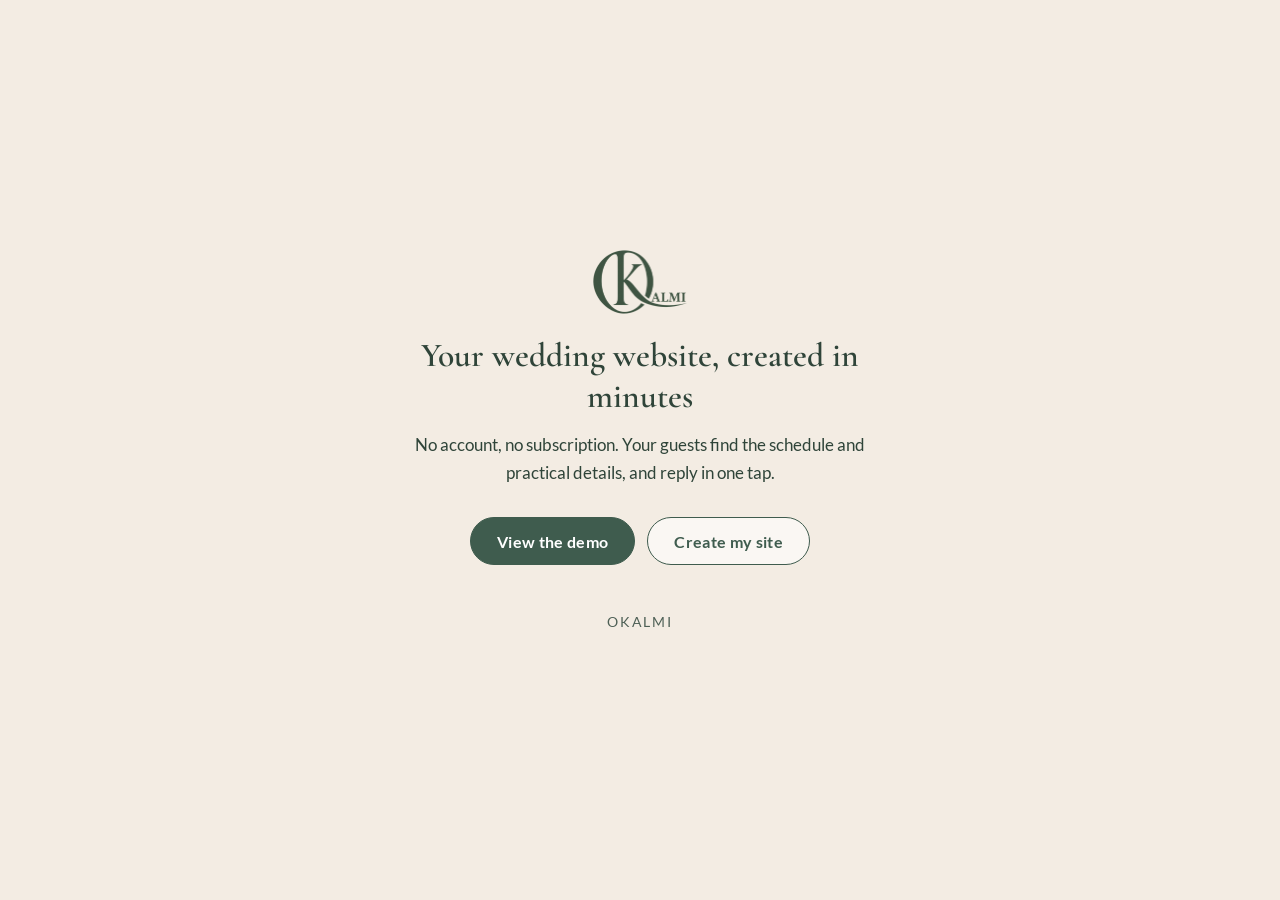
<file: index.html>
<!doctype html><!-- (c) OKALMI. Tous droits réservés. -->
<html lang="fr"><head><meta charset="utf-8"><meta name="viewport" content="width=device-width,initial-scale=1,viewport-fit=cover"><title>Notre mariage</title><meta name="description" content="Notre site de mariage : programme, infos pratiques et réponse en un geste."><meta name="robots" content="noindex,nofollow"><meta name="referrer" content="no-referrer"><meta http-equiv="Content-Security-Policy" content="default-src 'self'; img-src 'self' data: blob: https://res.cloudinary.com; style-src 'self' 'unsafe-inline'; script-src 'self'; connect-src 'self'; object-src 'none'; base-uri 'none'"><meta name="theme-color" content="#fdfcf9"><meta property="og:title" content="Notre mariage"><meta property="og:description" content="Programme, infos pratiques et réponse en un geste."><meta property="og:image" content="https://okalmi-studio.github.io/mariage/img/partage.jpg"><link rel="icon" href="favicon.ico" sizes="any"><link rel="icon" type="image/png" sizes="64x64" href="img/okalmi.png"><link rel="apple-touch-icon" href="img/icon.png"><link rel="stylesheet" href="v.css?v=8e95eb0e"></head><body><div id="app"></div><noscript><p style="padding:2em;text-align:center">Ce site de mariage a besoin de JavaScript pour s'afficher. / This wedding website needs JavaScript.</p></noscript><script src="v.js?v=a7de689b"></script></body></html>
</file>
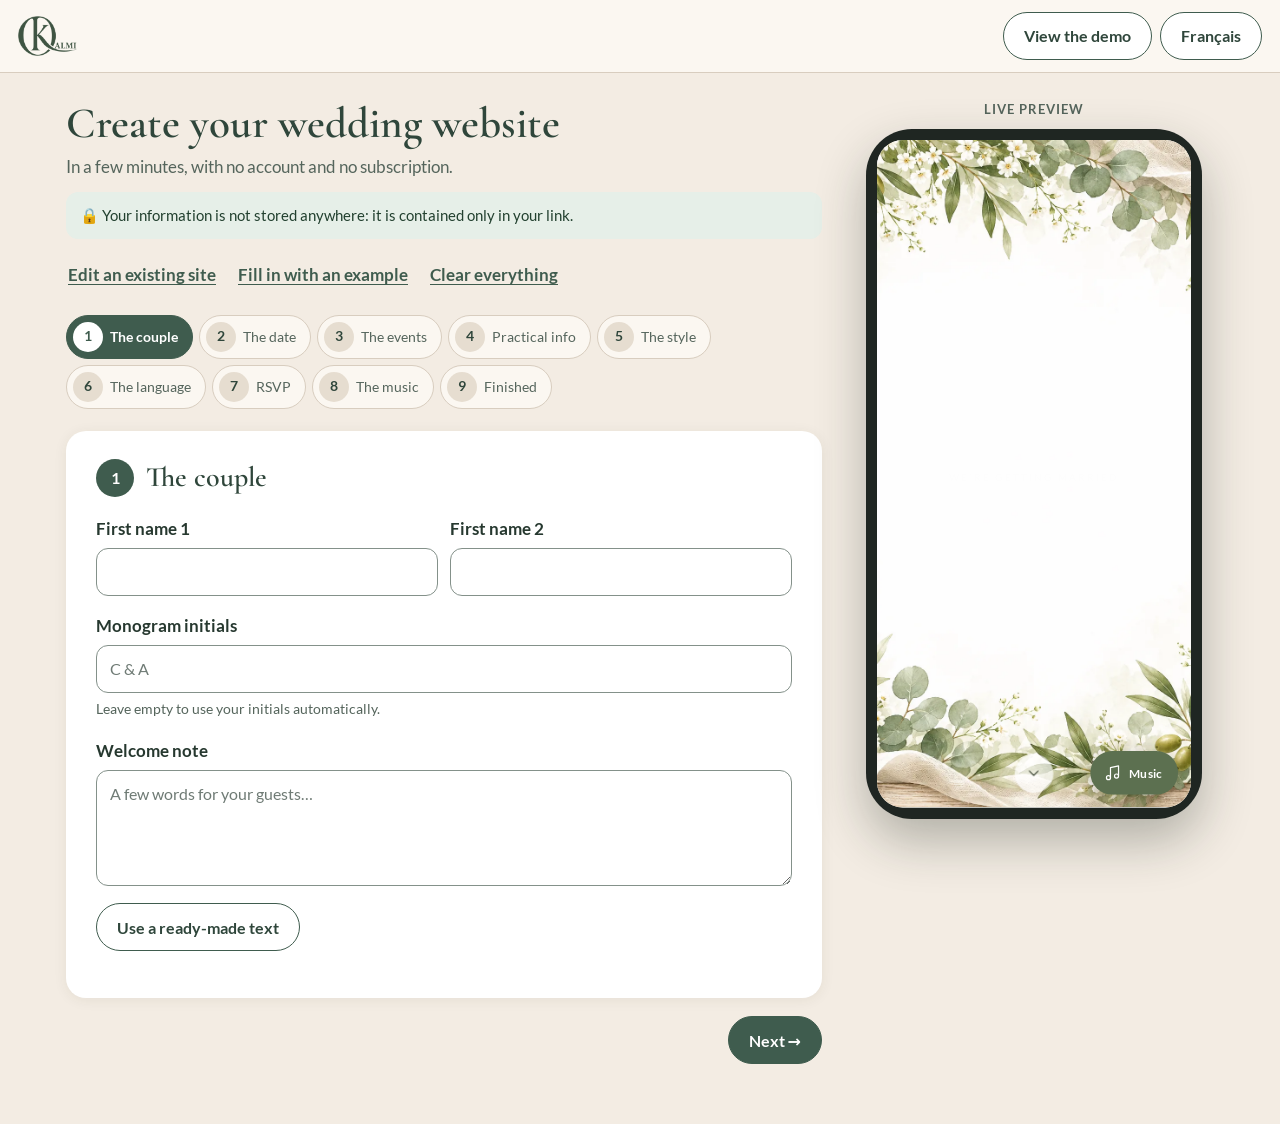
<file: creer.html>
<!doctype html><!-- (c) OKALMI. Tous droits réservés. -->
<html lang="fr"><head><meta charset="utf-8"><meta name="viewport" content="width=device-width,initial-scale=1,viewport-fit=cover"><title>OKALMI – Créez votre site de mariage</title><meta name="description" content="Créez votre site de mariage en quelques minutes, sans compte ni abonnement."><meta name="robots" content="noindex,nofollow"><meta name="referrer" content="no-referrer"><meta http-equiv="Content-Security-Policy" content="default-src 'self'; img-src 'self' data: blob: https://res.cloudinary.com; style-src 'self' 'unsafe-inline'; script-src 'self'; connect-src 'self' https://api.cloudinary.com; media-src 'self'; frame-src 'self'; object-src 'none'; base-uri 'none'"><meta name="theme-color" content="#f3ece3"><link rel="icon" href="favicon.ico" sizes="any"><link rel="icon" type="image/png" sizes="64x64" href="img/okalmi.png"><link rel="apple-touch-icon" href="img/icon.png"><link rel="stylesheet" href="c.css?v=74247673"></head><body><div id="app"></div><noscript><p style="padding:2em;text-align:center">Cette page a besoin de JavaScript. / This page needs JavaScript.</p></noscript><script src="c.js?v=31c9b049"></script></body></html>
</file>
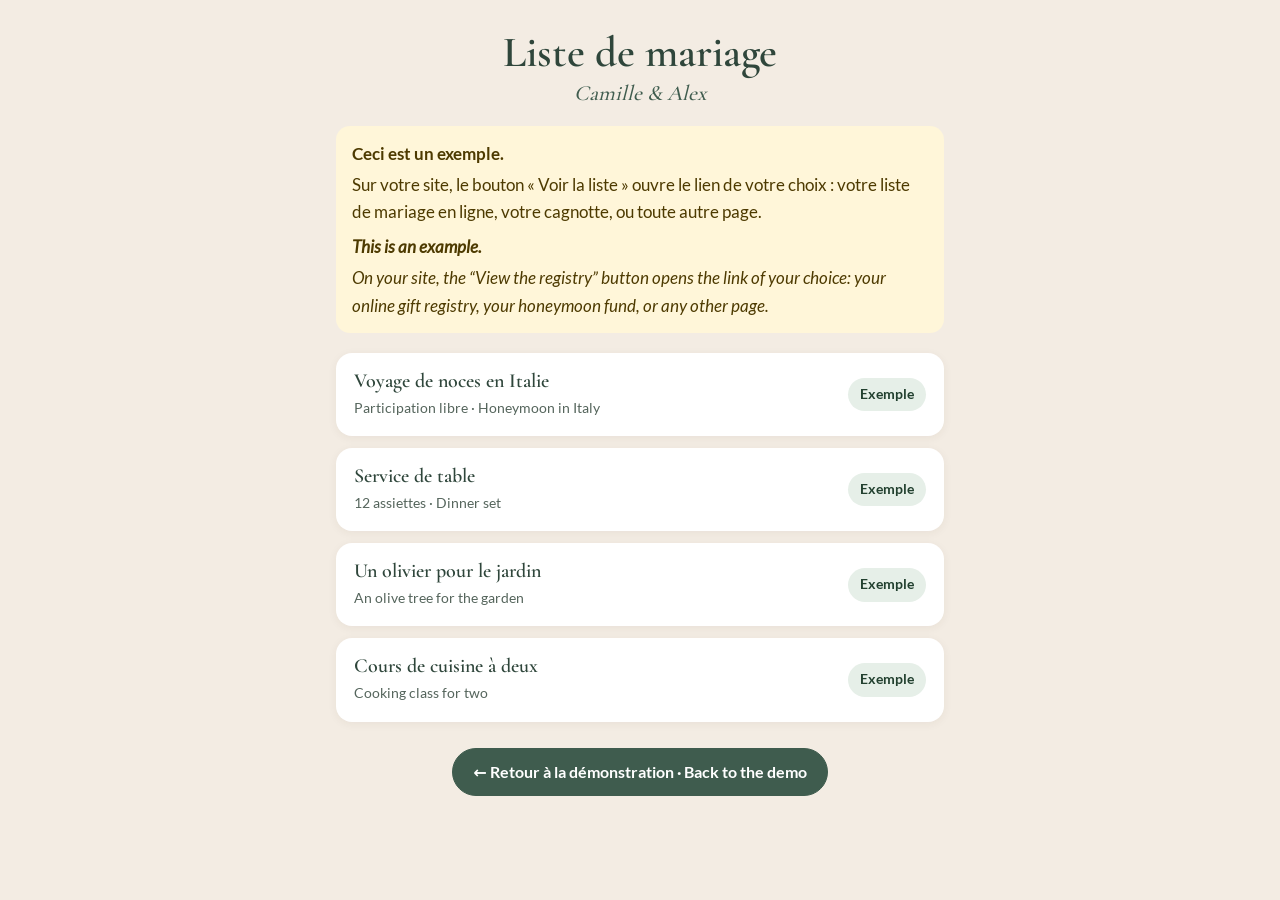
<file: liste-demo.html>
<!doctype html><!-- (c) OKALMI. Tous droits réservés. -->
<html lang="fr"><head><meta charset="utf-8"><meta name="viewport" content="width=device-width,initial-scale=1,viewport-fit=cover"><title>Exemple de liste de mariage – Camille &amp; Alex</title><meta name="robots" content="noindex,nofollow"><meta name="referrer" content="no-referrer"><meta http-equiv="Content-Security-Policy" content="default-src 'self'; style-src 'self' 'unsafe-inline'; img-src 'self'; object-src 'none'; base-uri 'none'"><meta name="theme-color" content="#f3ece3"><link rel="icon" href="favicon.ico" sizes="any"><link rel="icon" type="image/png" sizes="64x64" href="img/okalmi.png"><link rel="stylesheet" href="c.css?v=74247673"><style> .ld{max-width:640px;margin:0 auto;padding:28px 16px 60px} .ld h1{text-align:center;margin-bottom:2px} .ld .who{text-align:center;margin:0 0 20px;font:500 italic 1.35rem 'Cormorant Garamond',serif;color:#3f5c4e} .ld .ex{margin:0 0 20px;padding:14px 16px;border-radius:14px;background:#fff6d9;color:#4d3a00} .ld .ex b{display:block;margin-bottom:4px} .ld .ex span{display:block;margin-top:8px;font-style:italic} .ld ul{list-style:none;margin:0;padding:0;display:grid;gap:12px} .ld li{display:flex;justify-content:space-between;align-items:center;gap:14px;padding:16px 18px;border-radius:16px;background:#fff;box-shadow:0 2px 10px rgba(60,50,30,.06)} .ld li b{display:block;font:600 1.25rem 'Cormorant Garamond',serif;color:#2f463b} .ld li small{color:#55655c} .ld li i{flex:none;padding:6px 12px;border-radius:999px;background:#e6efe8;color:#22402f;font-style:normal;font-size:.85rem;font-weight:700} .ld .back{margin-top:26px;text-align:center} </style></head><body><main class="ld"><h1>Liste de mariage</h1><p class="who">Camille &amp; Alex</p><div class="ex"><b>Ceci est un exemple.</b> Sur votre site, le bouton « Voir la liste » ouvre le lien de votre choix : votre liste de mariage en ligne, votre cagnotte, ou toute autre page. <span lang="en"><b>This is an example.</b>On your site, the “View the registry” button opens the link of your choice: your online gift registry, your honeymoon fund, or any other page.</span></div><ul><li><div><b>Voyage de noces en Italie</b><small>Participation libre · <span lang="en">Honeymoon in Italy</span></small></div><i>Exemple</i></li><li><div><b>Service de table</b><small>12 assiettes · <span lang="en">Dinner set</span></small></div><i>Exemple</i></li><li><div><b>Un olivier pour le jardin</b><small><span lang="en">An olive tree for the garden</span></small></div><i>Exemple</i></li><li><div><b>Cours de cuisine à deux</b><small><span lang="en">Cooking class for two</span></small></div><i>Exemple</i></li></ul><p class="back"><a class="b b-p" href="./#demo">← Retour à la démonstration · Back to the demo</a></p></main></body></html>
</file>
<file: v.css>
/*! Site de mariage OKALMI — (c) OKALMI. Tous droits réservés. Reproduction, modification et réutilisation interdites sans accord écrit. Voir LICENSE. */
@font-face{font-family:Allura;font-style:normal;font-weight:400;font-display:swap;src:url(fonts/allura-latin-ext-400-normal.woff2) format("woff2");unicode-range:U+0100-02BA,U+02BD-02C5,U+02C7-02CC,U+02CE-02D7,U+02DD-02FF,U+0304,U+0308,U+0329,U+1D00-1DBF,U+1E00-1E9F,U+1EF2-1EFF,U+2020,U+20A0-20AB,U+20AD-20C0,U+2113,U+2C60-2C7F,U+A720-A7FF}@font-face{font-family:Allura;font-style:normal;font-weight:400;font-display:swap;src:url(fonts/allura-latin-400-normal.woff2) format("woff2");unicode-range:U+0000-00FF,U+0131,U+0152-0153,U+02BB-02BC,U+02C6,U+02DA,U+02DC,U+0304,U+0308,U+0329,U+2000-206F,U+20AC,U+2122,U+2191,U+2193,U+2212,U+2215,U+FEFF,U+FFFD}@font-face{font-family:Cormorant Garamond;font-style:normal;font-weight:500;font-display:swap;src:url(fonts/cormorant-garamond-latin-ext-500-normal.woff2) format("woff2");unicode-range:U+0100-02BA,U+02BD-02C5,U+02C7-02CC,U+02CE-02D7,U+02DD-02FF,U+0304,U+0308,U+0329,U+1D00-1DBF,U+1E00-1E9F,U+1EF2-1EFF,U+2020,U+20A0-20AB,U+20AD-20C0,U+2113,U+2C60-2C7F,U+A720-A7FF}@font-face{font-family:Cormorant Garamond;font-style:normal;font-weight:500;font-display:swap;src:url(fonts/cormorant-garamond-latin-500-normal.woff2) format("woff2");unicode-range:U+0000-00FF,U+0131,U+0152-0153,U+02BB-02BC,U+02C6,U+02DA,U+02DC,U+0304,U+0308,U+0329,U+2000-206F,U+20AC,U+2122,U+2191,U+2193,U+2212,U+2215,U+FEFF,U+FFFD}@font-face{font-family:Cormorant Garamond;font-style:normal;font-weight:600;font-display:swap;src:url(fonts/cormorant-garamond-latin-ext-600-normal.woff2) format("woff2");unicode-range:U+0100-02BA,U+02BD-02C5,U+02C7-02CC,U+02CE-02D7,U+02DD-02FF,U+0304,U+0308,U+0329,U+1D00-1DBF,U+1E00-1E9F,U+1EF2-1EFF,U+2020,U+20A0-20AB,U+20AD-20C0,U+2113,U+2C60-2C7F,U+A720-A7FF}@font-face{font-family:Cormorant Garamond;font-style:normal;font-weight:600;font-display:swap;src:url(fonts/cormorant-garamond-latin-600-normal.woff2) format("woff2");unicode-range:U+0000-00FF,U+0131,U+0152-0153,U+02BB-02BC,U+02C6,U+02DA,U+02DC,U+0304,U+0308,U+0329,U+2000-206F,U+20AC,U+2122,U+2191,U+2193,U+2212,U+2215,U+FEFF,U+FFFD}@font-face{font-family:Lato;font-style:normal;font-weight:400;font-display:swap;src:url(fonts/lato-latin-ext-400-normal.woff2) format("woff2");unicode-range:U+0100-02BA,U+02BD-02C5,U+02C7-02CC,U+02CE-02D7,U+02DD-02FF,U+0304,U+0308,U+0329,U+1D00-1DBF,U+1E00-1E9F,U+1EF2-1EFF,U+2020,U+20A0-20AB,U+20AD-20C0,U+2113,U+2C60-2C7F,U+A720-A7FF}@font-face{font-family:Lato;font-style:normal;font-weight:400;font-display:swap;src:url(fonts/lato-latin-400-normal.woff2) format("woff2");unicode-range:U+0000-00FF,U+0131,U+0152-0153,U+02BB-02BC,U+02C6,U+02DA,U+02DC,U+0304,U+0308,U+0329,U+2000-206F,U+20AC,U+2122,U+2191,U+2193,U+2212,U+2215,U+FEFF,U+FFFD}@font-face{font-family:Lato;font-style:italic;font-weight:400;font-display:swap;src:url(fonts/lato-latin-ext-400-italic.woff2) format("woff2");unicode-range:U+0100-02BA,U+02BD-02C5,U+02C7-02CC,U+02CE-02D7,U+02DD-02FF,U+0304,U+0308,U+0329,U+1D00-1DBF,U+1E00-1E9F,U+1EF2-1EFF,U+2020,U+20A0-20AB,U+20AD-20C0,U+2113,U+2C60-2C7F,U+A720-A7FF}@font-face{font-family:Lato;font-style:italic;font-weight:400;font-display:swap;src:url(fonts/lato-latin-400-italic.woff2) format("woff2");unicode-range:U+0000-00FF,U+0131,U+0152-0153,U+02BB-02BC,U+02C6,U+02DA,U+02DC,U+0304,U+0308,U+0329,U+2000-206F,U+20AC,U+2122,U+2191,U+2193,U+2212,U+2215,U+FEFF,U+FFFD}@font-face{font-family:Lato;font-style:normal;font-weight:700;font-display:swap;src:url(fonts/lato-latin-ext-700-normal.woff2) format("woff2");unicode-range:U+0100-02BA,U+02BD-02C5,U+02C7-02CC,U+02CE-02D7,U+02DD-02FF,U+0304,U+0308,U+0329,U+1D00-1DBF,U+1E00-1E9F,U+1EF2-1EFF,U+2020,U+20A0-20AB,U+20AD-20C0,U+2113,U+2C60-2C7F,U+A720-A7FF}@font-face{font-family:Lato;font-style:normal;font-weight:700;font-display:swap;src:url(fonts/lato-latin-700-normal.woff2) format("woff2");unicode-range:U+0000-00FF,U+0131,U+0152-0153,U+02BB-02BC,U+02C6,U+02DA,U+02DC,U+0304,U+0308,U+0329,U+2000-206F,U+20AC,U+2122,U+2191,U+2193,U+2212,U+2215,U+FEFF,U+FFFD}@font-face{font-family:Playfair Display;font-style:normal;font-weight:400;font-display:swap;src:url(fonts/playfair-display-latin-ext-400-normal.woff2) format("woff2");unicode-range:U+0100-02BA,U+02BD-02C5,U+02C7-02CC,U+02CE-02D7,U+02DD-02FF,U+0304,U+0308,U+0329,U+1D00-1DBF,U+1E00-1E9F,U+1EF2-1EFF,U+2020,U+20A0-20AB,U+20AD-20C0,U+2113,U+2C60-2C7F,U+A720-A7FF}@font-face{font-family:Playfair Display;font-style:normal;font-weight:400;font-display:swap;src:url(fonts/playfair-display-latin-400-normal.woff2) format("woff2");unicode-range:U+0000-00FF,U+0131,U+0152-0153,U+02BB-02BC,U+02C6,U+02DA,U+02DC,U+0304,U+0308,U+0329,U+2000-206F,U+20AC,U+2122,U+2191,U+2193,U+2212,U+2215,U+FEFF,U+FFFD}@font-face{font-family:Playfair Display;font-style:italic;font-weight:400;font-display:swap;src:url(fonts/playfair-display-latin-ext-400-italic.woff2) format("woff2");unicode-range:U+0100-02BA,U+02BD-02C5,U+02C7-02CC,U+02CE-02D7,U+02DD-02FF,U+0304,U+0308,U+0329,U+1D00-1DBF,U+1E00-1E9F,U+1EF2-1EFF,U+2020,U+20A0-20AB,U+20AD-20C0,U+2113,U+2C60-2C7F,U+A720-A7FF}@font-face{font-family:Playfair Display;font-style:italic;font-weight:400;font-display:swap;src:url(fonts/playfair-display-latin-400-italic.woff2) format("woff2");unicode-range:U+0000-00FF,U+0131,U+0152-0153,U+02BB-02BC,U+02C6,U+02DA,U+02DC,U+0304,U+0308,U+0329,U+2000-206F,U+20AC,U+2122,U+2191,U+2193,U+2212,U+2215,U+FEFF,U+FFFD}@font-face{font-family:Playfair Display;font-style:normal;font-weight:500;font-display:swap;src:url(fonts/playfair-display-latin-ext-500-normal.woff2) format("woff2");unicode-range:U+0100-02BA,U+02BD-02C5,U+02C7-02CC,U+02CE-02D7,U+02DD-02FF,U+0304,U+0308,U+0329,U+1D00-1DBF,U+1E00-1E9F,U+1EF2-1EFF,U+2020,U+20A0-20AB,U+20AD-20C0,U+2113,U+2C60-2C7F,U+A720-A7FF}@font-face{font-family:Playfair Display;font-style:normal;font-weight:500;font-display:swap;src:url(fonts/playfair-display-latin-500-normal.woff2) format("woff2");unicode-range:U+0000-00FF,U+0131,U+0152-0153,U+02BB-02BC,U+02C6,U+02DA,U+02DC,U+0304,U+0308,U+0329,U+2000-206F,U+20AC,U+2122,U+2191,U+2193,U+2212,U+2215,U+FEFF,U+FFFD}@font-face{font-family:Playfair Display;font-style:italic;font-weight:500;font-display:swap;src:url(fonts/playfair-display-latin-ext-500-italic.woff2) format("woff2");unicode-range:U+0100-02BA,U+02BD-02C5,U+02C7-02CC,U+02CE-02D7,U+02DD-02FF,U+0304,U+0308,U+0329,U+1D00-1DBF,U+1E00-1E9F,U+1EF2-1EFF,U+2020,U+20A0-20AB,U+20AD-20C0,U+2113,U+2C60-2C7F,U+A720-A7FF}@font-face{font-family:Playfair Display;font-style:italic;font-weight:500;font-display:swap;src:url(fonts/playfair-display-latin-500-italic.woff2) format("woff2");unicode-range:U+0000-00FF,U+0131,U+0152-0153,U+02BB-02BC,U+02C6,U+02DA,U+02DC,U+0304,U+0308,U+0329,U+2000-206F,U+20AC,U+2122,U+2191,U+2193,U+2212,U+2215,U+FEFF,U+FFFD}@font-face{font-family:Playfair Display;font-style:normal;font-weight:600;font-display:swap;src:url(fonts/playfair-display-latin-ext-600-normal.woff2) format("woff2");unicode-range:U+0100-02BA,U+02BD-02C5,U+02C7-02CC,U+02CE-02D7,U+02DD-02FF,U+0304,U+0308,U+0329,U+1D00-1DBF,U+1E00-1E9F,U+1EF2-1EFF,U+2020,U+20A0-20AB,U+20AD-20C0,U+2113,U+2C60-2C7F,U+A720-A7FF}@font-face{font-family:Playfair Display;font-style:normal;font-weight:600;font-display:swap;src:url(fonts/playfair-display-latin-600-normal.woff2) format("woff2");unicode-range:U+0000-00FF,U+0131,U+0152-0153,U+02BB-02BC,U+02C6,U+02DA,U+02DC,U+0304,U+0308,U+0329,U+2000-206F,U+20AC,U+2122,U+2191,U+2193,U+2212,U+2215,U+FEFF,U+FFFD}@font-face{font-family:Jost;font-style:normal;font-weight:300;font-display:swap;src:url(fonts/jost-latin-ext-300-normal.woff2) format("woff2");unicode-range:U+0100-02BA,U+02BD-02C5,U+02C7-02CC,U+02CE-02D7,U+02DD-02FF,U+0304,U+0308,U+0329,U+1D00-1DBF,U+1E00-1E9F,U+1EF2-1EFF,U+2020,U+20A0-20AB,U+20AD-20C0,U+2113,U+2C60-2C7F,U+A720-A7FF}@font-face{font-family:Jost;font-style:normal;font-weight:300;font-display:swap;src:url(fonts/jost-latin-300-normal.woff2) format("woff2");unicode-range:U+0000-00FF,U+0131,U+0152-0153,U+02BB-02BC,U+02C6,U+02DA,U+02DC,U+0304,U+0308,U+0329,U+2000-206F,U+20AC,U+2122,U+2191,U+2193,U+2212,U+2215,U+FEFF,U+FFFD}@font-face{font-family:Jost;font-style:normal;font-weight:400;font-display:swap;src:url(fonts/jost-latin-ext-400-normal.woff2) format("woff2");unicode-range:U+0100-02BA,U+02BD-02C5,U+02C7-02CC,U+02CE-02D7,U+02DD-02FF,U+0304,U+0308,U+0329,U+1D00-1DBF,U+1E00-1E9F,U+1EF2-1EFF,U+2020,U+20A0-20AB,U+20AD-20C0,U+2113,U+2C60-2C7F,U+A720-A7FF}@font-face{font-family:Jost;font-style:normal;font-weight:400;font-display:swap;src:url(fonts/jost-latin-400-normal.woff2) format("woff2");unicode-range:U+0000-00FF,U+0131,U+0152-0153,U+02BB-02BC,U+02C6,U+02DA,U+02DC,U+0304,U+0308,U+0329,U+2000-206F,U+20AC,U+2122,U+2191,U+2193,U+2212,U+2215,U+FEFF,U+FFFD}@font-face{font-family:Jost;font-style:normal;font-weight:500;font-display:swap;src:url(fonts/jost-latin-ext-500-normal.woff2) format("woff2");unicode-range:U+0100-02BA,U+02BD-02C5,U+02C7-02CC,U+02CE-02D7,U+02DD-02FF,U+0304,U+0308,U+0329,U+1D00-1DBF,U+1E00-1E9F,U+1EF2-1EFF,U+2020,U+20A0-20AB,U+20AD-20C0,U+2113,U+2C60-2C7F,U+A720-A7FF}@font-face{font-family:Jost;font-style:normal;font-weight:500;font-display:swap;src:url(fonts/jost-latin-500-normal.woff2) format("woff2");unicode-range:U+0000-00FF,U+0131,U+0152-0153,U+02BB-02BC,U+02C6,U+02DA,U+02DC,U+0304,U+0308,U+0329,U+2000-206F,U+20AC,U+2122,U+2191,U+2193,U+2212,U+2215,U+FEFF,U+FFFD}@font-face{font-family:Jost;font-style:normal;font-weight:700;font-display:swap;src:url(fonts/jost-latin-ext-700-normal.woff2) format("woff2");unicode-range:U+0100-02BA,U+02BD-02C5,U+02C7-02CC,U+02CE-02D7,U+02DD-02FF,U+0304,U+0308,U+0329,U+1D00-1DBF,U+1E00-1E9F,U+1EF2-1EFF,U+2020,U+20A0-20AB,U+20AD-20C0,U+2113,U+2C60-2C7F,U+A720-A7FF}@font-face{font-family:Jost;font-style:normal;font-weight:700;font-display:swap;src:url(fonts/jost-latin-700-normal.woff2) format("woff2");unicode-range:U+0000-00FF,U+0131,U+0152-0153,U+02BB-02BC,U+02C6,U+02DA,U+02DC,U+0304,U+0308,U+0329,U+2000-206F,U+20AC,U+2122,U+2191,U+2193,U+2212,U+2215,U+FEFF,U+FFFD}@font-face{font-family:Pinyon Script;font-style:normal;font-weight:400;font-display:swap;src:url(fonts/pinyon-script-latin-ext-400-normal.woff2) format("woff2");unicode-range:U+0100-02BA,U+02BD-02C5,U+02C7-02CC,U+02CE-02D7,U+02DD-02FF,U+0304,U+0308,U+0329,U+1D00-1DBF,U+1E00-1E9F,U+1EF2-1EFF,U+2020,U+20A0-20AB,U+20AD-20C0,U+2113,U+2C60-2C7F,U+A720-A7FF}@font-face{font-family:Pinyon Script;font-style:normal;font-weight:400;font-display:swap;src:url(fonts/pinyon-script-latin-400-normal.woff2) format("woff2");unicode-range:U+0000-00FF,U+0131,U+0152-0153,U+02BB-02BC,U+02C6,U+02DA,U+02DC,U+0304,U+0308,U+0329,U+2000-206F,U+20AC,U+2122,U+2191,U+2193,U+2212,U+2215,U+FEFF,U+FFFD}@font-face{font-family:Cinzel;font-style:normal;font-weight:400;font-display:swap;src:url(fonts/cinzel-latin-ext-400-normal.woff2) format("woff2");unicode-range:U+0100-02BA,U+02BD-02C5,U+02C7-02CC,U+02CE-02D7,U+02DD-02FF,U+0304,U+0308,U+0329,U+1D00-1DBF,U+1E00-1E9F,U+1EF2-1EFF,U+2020,U+20A0-20AB,U+20AD-20C0,U+2113,U+2C60-2C7F,U+A720-A7FF}@font-face{font-family:Cinzel;font-style:normal;font-weight:400;font-display:swap;src:url(fonts/cinzel-latin-400-normal.woff2) format("woff2");unicode-range:U+0000-00FF,U+0131,U+0152-0153,U+02BB-02BC,U+02C6,U+02DA,U+02DC,U+0304,U+0308,U+0329,U+2000-206F,U+20AC,U+2122,U+2191,U+2193,U+2212,U+2215,U+FEFF,U+FFFD}@font-face{font-family:Cinzel;font-style:normal;font-weight:500;font-display:swap;src:url(fonts/cinzel-latin-ext-500-normal.woff2) format("woff2");unicode-range:U+0100-02BA,U+02BD-02C5,U+02C7-02CC,U+02CE-02D7,U+02DD-02FF,U+0304,U+0308,U+0329,U+1D00-1DBF,U+1E00-1E9F,U+1EF2-1EFF,U+2020,U+20A0-20AB,U+20AD-20C0,U+2113,U+2C60-2C7F,U+A720-A7FF}@font-face{font-family:Cinzel;font-style:normal;font-weight:500;font-display:swap;src:url(fonts/cinzel-latin-500-normal.woff2) format("woff2");unicode-range:U+0000-00FF,U+0131,U+0152-0153,U+02BB-02BC,U+02C6,U+02DA,U+02DC,U+0304,U+0308,U+0329,U+2000-206F,U+20AC,U+2122,U+2191,U+2193,U+2212,U+2215,U+FEFF,U+FFFD}@font-face{font-family:Cinzel;font-style:normal;font-weight:600;font-display:swap;src:url(fonts/cinzel-latin-ext-600-normal.woff2) format("woff2");unicode-range:U+0100-02BA,U+02BD-02C5,U+02C7-02CC,U+02CE-02D7,U+02DD-02FF,U+0304,U+0308,U+0329,U+1D00-1DBF,U+1E00-1E9F,U+1EF2-1EFF,U+2020,U+20A0-20AB,U+20AD-20C0,U+2113,U+2C60-2C7F,U+A720-A7FF}@font-face{font-family:Cinzel;font-style:normal;font-weight:600;font-display:swap;src:url(fonts/cinzel-latin-600-normal.woff2) format("woff2");unicode-range:U+0000-00FF,U+0131,U+0152-0153,U+02BB-02BC,U+02C6,U+02DA,U+02DC,U+0304,U+0308,U+0329,U+2000-206F,U+20AC,U+2122,U+2191,U+2193,U+2212,U+2215,U+FEFF,U+FFFD}@font-face{font-family:EB Garamond;font-style:normal;font-weight:400;font-display:swap;src:url(fonts/eb-garamond-latin-ext-400-normal.woff2) format("woff2");unicode-range:U+0100-02BA,U+02BD-02C5,U+02C7-02CC,U+02CE-02D7,U+02DD-02FF,U+0304,U+0308,U+0329,U+1D00-1DBF,U+1E00-1E9F,U+1EF2-1EFF,U+2020,U+20A0-20AB,U+20AD-20C0,U+2113,U+2C60-2C7F,U+A720-A7FF}@font-face{font-family:EB Garamond;font-style:normal;font-weight:400;font-display:swap;src:url(fonts/eb-garamond-latin-400-normal.woff2) format("woff2");unicode-range:U+0000-00FF,U+0131,U+0152-0153,U+02BB-02BC,U+02C6,U+02DA,U+02DC,U+0304,U+0308,U+0329,U+2000-206F,U+20AC,U+2122,U+2191,U+2193,U+2212,U+2215,U+FEFF,U+FFFD}@font-face{font-family:EB Garamond;font-style:italic;font-weight:400;font-display:swap;src:url(fonts/eb-garamond-latin-ext-400-italic.woff2) format("woff2");unicode-range:U+0100-02BA,U+02BD-02C5,U+02C7-02CC,U+02CE-02D7,U+02DD-02FF,U+0304,U+0308,U+0329,U+1D00-1DBF,U+1E00-1E9F,U+1EF2-1EFF,U+2020,U+20A0-20AB,U+20AD-20C0,U+2113,U+2C60-2C7F,U+A720-A7FF}@font-face{font-family:EB Garamond;font-style:italic;font-weight:400;font-display:swap;src:url(fonts/eb-garamond-latin-400-italic.woff2) format("woff2");unicode-range:U+0000-00FF,U+0131,U+0152-0153,U+02BB-02BC,U+02C6,U+02DA,U+02DC,U+0304,U+0308,U+0329,U+2000-206F,U+20AC,U+2122,U+2191,U+2193,U+2212,U+2215,U+FEFF,U+FFFD}@font-face{font-family:EB Garamond;font-style:normal;font-weight:700;font-display:swap;src:url(fonts/eb-garamond-latin-ext-700-normal.woff2) format("woff2");unicode-range:U+0100-02BA,U+02BD-02C5,U+02C7-02CC,U+02CE-02D7,U+02DD-02FF,U+0304,U+0308,U+0329,U+1D00-1DBF,U+1E00-1E9F,U+1EF2-1EFF,U+2020,U+20A0-20AB,U+20AD-20C0,U+2113,U+2C60-2C7F,U+A720-A7FF}@font-face{font-family:EB Garamond;font-style:normal;font-weight:700;font-display:swap;src:url(fonts/eb-garamond-latin-700-normal.woff2) format("woff2");unicode-range:U+0000-00FF,U+0131,U+0152-0153,U+02BB-02BC,U+02C6,U+02DA,U+02DC,U+0304,U+0308,U+0329,U+2000-206F,U+20AC,U+2122,U+2191,U+2193,U+2212,U+2215,U+FEFF,U+FFFD}@font-face{font-family:Yeseva One;font-style:normal;font-weight:400;font-display:swap;src:url(fonts/yeseva-one-latin-ext-400-normal.woff2) format("woff2");unicode-range:U+0100-02BA,U+02BD-02C5,U+02C7-02CC,U+02CE-02D7,U+02DD-02FF,U+0304,U+0308,U+0329,U+1D00-1DBF,U+1E00-1E9F,U+1EF2-1EFF,U+2020,U+20A0-20AB,U+20AD-20C0,U+2113,U+2C60-2C7F,U+A720-A7FF}@font-face{font-family:Yeseva One;font-style:normal;font-weight:400;font-display:swap;src:url(fonts/yeseva-one-latin-400-normal.woff2) format("woff2");unicode-range:U+0000-00FF,U+0131,U+0152-0153,U+02BB-02BC,U+02C6,U+02DA,U+02DC,U+0304,U+0308,U+0329,U+2000-206F,U+20AC,U+2122,U+2191,U+2193,U+2212,U+2215,U+FEFF,U+FFFD}@font-face{font-family:Marcellus;font-style:normal;font-weight:400;font-display:swap;src:url(fonts/marcellus-latin-ext-400-normal.woff2) format("woff2");unicode-range:U+0100-02BA,U+02BD-02C5,U+02C7-02CC,U+02CE-02D7,U+02DD-02FF,U+0304,U+0308,U+0329,U+1D00-1DBF,U+1E00-1E9F,U+1EF2-1EFF,U+2020,U+20A0-20AB,U+20AD-20C0,U+2113,U+2C60-2C7F,U+A720-A7FF}@font-face{font-family:Marcellus;font-style:normal;font-weight:400;font-display:swap;src:url(fonts/marcellus-latin-400-normal.woff2) format("woff2");unicode-range:U+0000-00FF,U+0131,U+0152-0153,U+02BB-02BC,U+02C6,U+02DA,U+02DC,U+0304,U+0308,U+0329,U+2000-206F,U+20AC,U+2122,U+2191,U+2193,U+2212,U+2215,U+FEFF,U+FFFD}*,*:before,*:after{box-sizing:border-box}html{-webkit-text-size-adjust:100%;text-size-adjust:100%}html.lock{overflow:hidden}body{margin:0;background:var(--paper);color:var(--ink);font:400 var(--fs,17px)/1.65 var(--fb),system-ui,-apple-system,"Segoe UI",sans-serif;-webkit-font-smoothing:antialiased;overflow-wrap:break-word}img{max-width:100%;display:block}a{color:var(--act)}button{font:inherit;color:inherit}:focus-visible{outline:3px solid var(--act);outline-offset:3px;border-radius:4px}.ic{width:1.25em;height:1.25em;flex:none}.center{text-align:center}body{--paper:#fdfcf9;--paper2:#fcfaf8;--ink:#3a4232;--mute:#5f6855;--line:#dce2d2;--card:rgba(255,255,255,.82);--ac:#5c7050;--act:#5c7050;--aci:#fff;--fn:"Allura";--fh:"Cormorant Garamond";--fb:"Lato";--rad:999px;--crad:18px;--fit:1}.st-ch{--k:"ch"}.st-bo{--paper:#fcf5ee;--paper2:#faf5ef;--ink:#523427;--mute:#7a5646;--line:#ecd8c6;--fn:"Playfair Display";--fh:"Playfair Display";--fb:"Jost";--rad:14px;--crad:22px}.st-el{--paper:#fdfbf9;--paper2:#fdfbf9;--ink:#3b2227;--mute:#6c5055;--line:#e3d2ba;--fn:"Pinyon Script";--fh:"Cinzel";--fb:"EB Garamond";--fs:19px;--rad:3px;--crad:3px}.st-me{--paper:#fefefe;--paper2:#fcfbfa;--ink:#22305a;--mute:#525d84;--line:#d3ddf3;--fn:"Yeseva One";--fh:"Marcellus";--fb:"Lato";--rad:12px;--crad:14px}.st-mo{--paper:#fff;--paper2:#f9f8f6;--ink:#1e1e1e;--mute:#5a5a5a;--line:#dedede;--fn:"Jost";--fh:"Jost";--fb:"Jost";--rad:0;--crad:0}.hero{position:relative;min-height:100vh;min-height:100svh;display:flex;flex-direction:column;align-items:center;justify-content:center;text-align:center;overflow:hidden;background:var(--paper)}.hero-img{position:absolute;inset:0;width:100%;height:100%;object-fit:cover}.hero-in{position:relative;z-index:2;padding:24px 26px;width:100%;max-width:600px;animation:fade 1.4s ease both}.hero--bottom{justify-content:flex-end}.hero--bottom:after{content:"";position:absolute;inset:auto 0 0;height:66%;z-index:1;background:linear-gradient(to top,var(--paper) 0,var(--paper) 30%,rgba(255,255,255,0))}.hero--bottom .hero-in{padding-bottom:86px}.hero--top{justify-content:flex-start}.hero--top:after{content:"";position:absolute;inset:0 0 auto;height:56%;z-index:1;background:linear-gradient(to bottom,var(--paper) 0,var(--paper) 22%,rgba(255,255,255,0))}.hero--top .hero-in{padding-top:max(64px,9vh)}.kicker{margin:0 0 10px;font:500 .78rem/1.5 var(--fb);letter-spacing:.24em;text-transform:uppercase;color:var(--mute)}.names{margin:0;display:flex;flex-direction:column;align-items:center;font:400 calc(clamp(3.5rem,17vw,5.6rem)*var(--fit))/1.02 var(--fn),cursive;color:var(--ink)}.names .amp{font-size:.55em;line-height:1.15;color:var(--act)}.hero-date{margin:16px 0 0;font:500 1.3rem/1.4 var(--fh),serif;color:var(--ink)}.hero-down{position:absolute;z-index:3;bottom:18px;left:50%;margin-left:-24px;width:48px;height:48px;display:grid;place-items:center;border:0;border-radius:50%;background:#ffffffb3;color:var(--ink);cursor:pointer;animation:bob 2.6s ease-in-out infinite}.st-bo .names{font:italic 400 calc(clamp(2.8rem,13vw,4.4rem)*var(--fit))/1.1 var(--fn),serif}.st-el .names{font-size:calc(clamp(3.4rem,16vw,5.2rem)*var(--fit));line-height:1.08}.st-el .kicker,.st-el .hero-date{font-family:var(--fh),serif;letter-spacing:.2em;text-transform:uppercase;font-size:.8rem}.st-el .hero-date{font-size:.95rem;letter-spacing:.14em}.st-me .names{font-size:calc(clamp(2.6rem,12vw,4rem)*var(--fit));line-height:1.12}.st-mo .names{font:300 calc(clamp(2.1rem,10vw,3.4rem)*var(--fit))/1.2 var(--fn),sans-serif;letter-spacing:.2em;text-transform:uppercase;padding-inline-start:.2em}.st-mo .names .amp{font-size:.5em;letter-spacing:0}.st-mo .hero-date{font-weight:300;letter-spacing:.16em;text-transform:uppercase;font-size:.95rem}.sec{position:relative;padding:60px 22px}.sec-in{position:relative;max-width:620px;margin:0 auto}h2{margin:0 0 34px;text-align:center;font:500 clamp(2rem,7.5vw,2.7rem)/1.15 var(--fh),serif;color:var(--ink)}.st-bo h2{font-style:italic}.st-el h2{font-size:clamp(1.45rem,5.6vw,1.9rem);letter-spacing:.16em;text-transform:uppercase;font-weight:400}.st-el h2:after{content:"";display:block;width:64px;height:1px;margin:16px auto 0;background:#a8854f}.st-mo h2{font-weight:300;letter-spacing:.2em;text-transform:uppercase;font-size:clamp(1.4rem,5.4vw,1.8rem)}.l2{font-style:italic;opacity:.86}.l2:before{content:"\b7  ";font-style:normal}.l2b{display:block;margin-top:.4em}.l2.l2b:before{content:none}h2 .l2,h3 .l2,.ev-time .l2,.cd-b .l2,.kicker .l2,.hero-date .l2,legend .l2,.fld>span .l2,.fld-l .l2,.stp-l .l2,.day .l2{display:block;font-size:.62em;margin-top:.15em}h2 .l2:before,h3 .l2:before,.ev-time .l2:before,.cd-b .l2:before,.kicker .l2:before,.hero-date .l2:before,legend .l2:before,.fld>span .l2:before,.fld-l .l2:before,.stp-l .l2:before,.day .l2:before{content:none}.fld>span .l2,legend .l2,.fld-l .l2,.stp-l .l2,.kicker .l2,.cd-b .l2{font-size:.86em}.welcome{min-height:88vh;min-height:88svh;display:flex;align-items:center;text-align:center;background:var(--paper) center/cover no-repeat}.st-ch .welcome{background-image:url(img/ch-fond1.webp)}.st-bo .welcome{background-image:url(img/bo-fond1.webp)}.st-el .welcome{background-image:url(img/el-fond1.webp)}.st-me .welcome{background-image:url(img/me-fond1.webp)}.st-mo .welcome{background-image:url(img/mo-fond1.webp)}.welcome .sec-in{width:100%}.mono{position:relative;width:min(66vw,250px);aspect-ratio:1;margin:0 auto 18px}.mono img{width:100%;height:100%}.mono-t{position:absolute;inset:0;display:grid;place-items:center;padding-top:.1em;font:400 2.5rem/1 var(--fn),cursive;color:var(--act);white-space:nowrap}.mono-s{font-size:1.5rem}.st-bo .mono-t{font-style:italic;font-size:2rem}.st-me .mono-t{font-size:1.8rem}.st-mo .mono-t{font-weight:300;font-size:1.7rem;letter-spacing:.14em;padding-inline-start:.14em}.st-bo .mono-s,.st-me .mono-s,.st-mo .mono-s{font-size:1.15rem}.welcome-t{max-width:30em;margin:0 auto;font:500 1.22rem/1.6 var(--fh),serif}.st-el .welcome-t{font-family:var(--fb),serif;font-style:italic;font-weight:400}.st-mo .welcome-t{font-weight:300}.st-me .welcome-t{font-size:1.12rem}.cd{display:flex;justify-content:center;gap:9px;margin-top:30px}.cd-b{flex:0 1 78px;padding:12px 4px 10px;border:1px solid var(--line);border-radius:var(--crad);background:var(--card)}.st-ch .cd-b,.st-bo .cd-b{border-radius:16px}.cd-b b{display:block;font:600 1.85rem/1.1 var(--fh),serif;font-variant-numeric:tabular-nums lining-nums;color:var(--act)}.st-mo .cd-b b{font-weight:300}.cd-b span{display:block;margin-top:4px;font-size:.72rem;letter-spacing:.06em;text-transform:uppercase;color:var(--mute)}.cd-msg{margin:0;font:500 1.5rem var(--fh),serif;color:var(--act)}.sep{display:flex;justify-content:center;padding:6px 24px;background:var(--paper)}.sep img{width:min(80%,400px);height:auto}.tl{list-style:none;margin:0;padding:0}.day{margin:8px 0 22px;text-align:center;font:700 .8rem var(--fb);letter-spacing:.16em;text-transform:uppercase;color:var(--mute)}.ev{display:grid;grid-template-columns:74px 1fr;gap:0 16px}.ev-time{padding-top:1px;text-align:end;font:600 1.18rem/1.4 var(--fh),serif;color:var(--act)}.st-el .ev-time{font-size:.95rem;letter-spacing:.04em;padding-top:5px}.st-mo .ev-time{font-weight:400}.ev-body{position:relative;padding:0 0 30px;padding-inline-start:20px;border-inline-start:1px solid var(--line);min-width:0}.ev-body:before{content:"";position:absolute;top:9px;inset-inline-start:-5px;width:9px;height:9px;border-radius:50%;background:var(--ac)}.st-mo .ev-body:before,.st-el .ev-body:before{border-radius:0;transform:rotate(45deg)}.ev:last-of-type .ev-body{padding-bottom:6px}.ev h3{margin:0 0 4px;font:600 1.36rem/1.25 var(--fh),serif}.st-el .ev h3{font-size:1.08rem;letter-spacing:.08em;text-transform:uppercase;font-weight:500}.st-mo .ev h3{font-weight:500;font-size:1.2rem}.ev-place{margin:0;font-weight:700}.ev-addr{margin:0;font-size:.94em;color:var(--mute)}.ev-note{margin:6px 0 0;font-style:italic;color:var(--mute)}.ev-act{display:flex;flex-wrap:wrap;gap:8px;margin-top:12px}.chip{display:inline-flex;align-items:center;gap:6px;min-height:44px;padding:8px 14px;border:1px solid var(--line);border-radius:var(--rad);background:var(--card);color:var(--ink);font:500 .88rem/1.2 var(--fb),sans-serif;text-decoration:none;cursor:pointer;list-style:none;-webkit-tap-highlight-color:transparent}.chip::-webkit-details-marker{display:none}.chip .ic{color:var(--act)}.chip:hover{border-color:var(--act)}.calm{position:relative}.calm-m{position:absolute;z-index:6;top:calc(100% + 6px);inset-inline-start:0;display:grid;min-width:236px;padding:6px;background:#fff;border:1px solid var(--line);border-radius:14px;box-shadow:0 12px 32px #281e1429}.calm-m a,.calm-m button{min-height:46px;padding:11px 14px;border:0;border-radius:10px;background:none;color:var(--ink);font:500 .95rem var(--fb),sans-serif;text-align:start;text-decoration:none;cursor:pointer}.calm-m a:hover,.calm-m button:hover{background:var(--paper2)}.prog .center{margin:26px 0 0}.cards{display:grid;gap:14px}.card{padding:20px 22px;border:1px solid var(--line);border-radius:var(--crad);background:var(--card)}.st-me .card{border-width:2px}.card h3{display:flex;align-items:center;gap:10px;margin:0 0 8px;font:600 1.3rem/1.25 var(--fh),serif}.card h3 .ic{color:var(--act);width:1.15em;height:1.15em}.st-el .card h3{font-size:1rem;letter-spacing:.1em;text-transform:uppercase;font-weight:500}.st-mo .card h3{font-weight:500;font-size:1.12rem;letter-spacing:.06em;text-transform:uppercase}.card p{margin:0 0 10px}.card p:last-child{margin-bottom:0}.gifts{list-style:none;margin:0 0 14px;padding:0}.gifts li{padding:10px 0;border-top:1px solid var(--line)}.gifts li:first-child{border-top:0}.gifts b{display:block}.gifts small{display:block;font-size:.92em;color:var(--mute)}.contacts{list-style:none;margin:0;padding:0;display:grid;gap:10px}.contacts li{display:flex;flex-wrap:wrap;align-items:center;justify-content:space-between;gap:8px}.faq{border-top:1px solid var(--line)}.faq:first-of-type{border-top:0}.faq summary{position:relative;padding:13px 0;padding-inline-end:30px;font-weight:700;cursor:pointer;list-style:none;min-height:44px}.faq summary::-webkit-details-marker{display:none}.faq summary:after{content:"+";position:absolute;inset-inline-end:4px;top:8px;font-size:1.4rem;font-weight:400;color:var(--act)}.faq[open] summary:after{content:"\2013"}.faq p{margin:0 0 14px}.rsvp{padding:76px 22px 84px;text-align:center;background:var(--paper2);overflow:hidden}.rsvp:before{content:"";position:absolute;inset:0 auto 0 0;width:min(100%,420px);background:left center/cover no-repeat;-webkit-mask-image:linear-gradient(to right,#000 25%,transparent);mask-image:linear-gradient(to right,#000 25%,transparent)}.st-ch .rsvp:before{background-image:url(img/ch-fond2.webp)}.st-bo .rsvp:before{background-image:url(img/bo-fond2.webp)}.st-el .rsvp:before{background-image:url(img/el-fond2.webp)}.st-me .rsvp:before{background-image:url(img/me-fond2.webp)}.st-mo .rsvp:before{background-image:url(img/mo-fond2.webp)}.rsvp h2{margin-bottom:16px}.lead{margin:0 auto 8px;max-width:26em}.deadline{margin:0 0 26px;font-weight:700;color:var(--act)}.btn{display:inline-flex;align-items:center;justify-content:center;gap:9px;min-height:48px;padding:11px 26px;border:1px solid var(--ac);border-radius:var(--rad);font:700 1rem/1.2 var(--fb),sans-serif;letter-spacing:.02em;text-decoration:none;cursor:pointer;transition:transform .15s ease,box-shadow .15s ease;-webkit-tap-highlight-color:transparent}.btn:hover{transform:translateY(-1px);box-shadow:0 6px 18px #281e1424}.btn-p{background:var(--ac);color:var(--aci)}.btn-o{background:#fff9;border-color:var(--act);color:var(--act)}.btn-xl{min-height:58px;padding:14px 38px;font-size:1.12rem}.st-mo .btn,.st-el .btn{letter-spacing:.12em;text-transform:uppercase;font-size:.88rem;font-weight:500}.st-mo .btn-xl,.st-el .btn-xl{font-size:.95rem}.foot{padding:34px 20px calc(96px + env(safe-area-inset-bottom));text-align:center;font-size:.86rem;background:var(--paper)}.foot a{display:inline-block;padding:12px;color:var(--mute);text-decoration:none}.foot strong{letter-spacing:.14em;color:var(--ink)}.fab{position:fixed;z-index:20;inset-inline-end:16px;bottom:calc(16px + env(safe-area-inset-bottom));display:flex;align-items:center;gap:8px;height:54px;padding:0 20px 0 16px;border:0;border-radius:999px;background:var(--ac);color:var(--aci);box-shadow:0 6px 22px #1e140a47;font:700 .95rem var(--fb),sans-serif;cursor:pointer}.fab span{display:flex;align-items:center}.fab .ic{width:24px;height:24px}.fab .fab-p,.fab.on .fab-i{display:none}.fab.on .fab-p{display:flex}.fab.busy{animation:pulse 1s ease-in-out infinite}.fab .l2{display:none}.lang{position:fixed;z-index:20;top:calc(12px + env(safe-area-inset-top));inset-inline-end:12px;min-height:44px;padding:8px 16px;border:1px solid var(--line);border-radius:999px;background:#ffffffe0;color:var(--ink);font:700 .85rem var(--fb),sans-serif;cursor:pointer;-webkit-backdrop-filter:blur(6px);backdrop-filter:blur(6px)}.dlg{width:100%;max-width:560px;height:100%;max-height:100%;margin:0 auto;padding:0;border:0;background:var(--paper);color:var(--ink);overscroll-behavior:contain}.dlg::backdrop{background:#1e18128c}.dlg-in{position:relative;padding:30px 22px calc(34px + env(safe-area-inset-bottom))}.dlg h2{margin:0 48px 24px;font-size:1.9rem}.dlg-x{position:absolute;top:14px;inset-inline-end:12px;width:46px;height:46px;display:grid;place-items:center;border:0;border-radius:50%;background:none;cursor:pointer}.fld{display:block;min-width:0;margin:0 0 22px;padding:0;border:0}.fld>span,.fld legend,.fld-l{display:block;margin-bottom:8px;padding:0;font-weight:700}.fld input[type=text],.fld textarea{display:block;width:100%;padding:12px 14px;border:1px solid var(--mute);border-radius:12px;background:#fff;color:#1f1f1f;font:400 16px/1.5 var(--fb),sans-serif}.st-mo .fld input[type=text],.st-mo .fld textarea,.st-el .fld input[type=text],.st-el .fld textarea{border-radius:2px}.hint{margin:6px 0 8px;font-size:.88rem;color:var(--mute)}.evq p{margin:12px 0 6px}.evq small{color:var(--mute)}.yn{display:grid;grid-template-columns:1fr 1fr;gap:8px}.yn label{position:relative;display:block}.yn input{position:absolute;opacity:0;inset:0;width:100%;height:100%;margin:0;cursor:pointer}.yn span{display:flex;align-items:center;justify-content:center;min-height:48px;padding:8px 10px;border:1px solid var(--mute);border-radius:var(--rad);background:#fff;text-align:center;font-size:.95rem;line-height:1.25;flex-direction:column}.yn span .l2{display:block;font-size:.82em}.yn span .l2:before{content:none}.yn input:checked+span{background:var(--ac);border-color:var(--ac);color:var(--aci);font-weight:700}.yn input:focus-visible+span{outline:3px solid var(--act);outline-offset:2px}.stp{display:flex;align-items:center;justify-content:space-between;gap:12px;padding:5px 0}.stp-c{display:flex;align-items:center;gap:6px;flex:none}.stp-c button{width:44px;height:44px;border:1px solid var(--mute);border-radius:50%;background:#fff;font-size:1.3rem;line-height:1;cursor:pointer}.stp-c output{min-width:34px;text-align:center;font-weight:700;font-size:1.1rem;font-variant-numeric:tabular-nums}.out{margin:0;padding:12px 14px;max-height:230px;overflow:auto;border:1px dashed var(--mute);border-radius:12px;background:#fff;color:#1f1f1f;font:400 .92rem/1.55 var(--fb),sans-serif;white-space:pre-wrap;word-break:break-word}.err{margin:0 0 14px;padding:10px 14px;border-radius:10px;background:#fbeaea;color:#8f1717;font-weight:700}.send{display:grid;grid-template-columns:1fr 1fr;gap:10px}.btn-send{min-height:54px;padding:10px 8px;border:0;color:#fff;flex-direction:column;gap:0;text-transform:none!important;letter-spacing:0!important;font-size:1rem!important;font-weight:700!important;border-radius:14px}.btn-send .l2{font-size:.78em;font-weight:400}.btn-send .l2:before{content:none}.s-wa{background:#0e7a45}.s-sm{background:#3d4a5c}.s-em{background:#8a4b12}.s-tg{background:#17699e}.s-fb{background:#0a5bd3}.s-ig{background:#b0246c}.plain{background:#f3ece3;color:#2f4439;--act:#3f5c4e;--ac:#3f5c4e;--aci:#fff;--fh:"Cormorant Garamond";--fb:"Lato";--rad:999px}.plain #app{display:block}.plain-in{max-width:560px;min-height:100vh;margin:0 auto;padding:48px 26px;display:flex;flex-direction:column;justify-content:center;text-align:center}.plain-logo{display:block;margin:0 auto 22px;height:64px;width:auto}.plain h1{margin:0 0 14px;font:600 2.1rem/1.2 var(--fh),serif}.plain p{margin:0 0 16px}.plain-2{margin-top:18px!important;padding-top:18px;border-top:1px solid #d9cfc2;font-size:.94rem;color:#4d5f55}.plain-act{display:flex;flex-wrap:wrap;gap:12px;justify-content:center;margin-top:14px!important}.plain-foot{margin-top:30px!important;font-size:.85rem;letter-spacing:.14em}.plain-foot a{color:#4d5f55;text-decoration:none;padding:12px}.rv{opacity:0;transform:translateY(18px);transition:opacity .9s ease,transform .9s ease}.rv.in{opacity:1;transform:none}@keyframes fade{0%{opacity:0;transform:translateY(10px)}to{opacity:1;transform:none}}@keyframes bob{0%,to{transform:translateY(0)}50%{transform:translateY(6px)}}@keyframes pulse{0%,to{opacity:1}50%{opacity:.55}}@media(prefers-reduced-motion:reduce){*,*:before,*:after{animation:none!important;transition:none!important}.rv{opacity:1;transform:none}}@media(min-width:620px){.dlg{height:auto;max-height:92vh;margin:auto;border-radius:22px}.dlg-in{padding:34px 34px 36px}.send{grid-template-columns:repeat(auto-fit,minmax(118px,1fr))}.sec{padding:76px 32px}}@media(min-width:960px)and (min-height:520px){#app{display:grid;grid-template-columns:min(46vw,66.67vh) minmax(0,1fr);align-items:start}.hero{position:sticky;top:0;height:100vh;min-height:0;box-shadow:0 0 50px #281e141f;z-index:2}.hero-down{display:none}.hero--bottom .hero-in{padding-bottom:56px}.names{font-size:calc(clamp(3rem,5.4vw,5.2rem)*var(--fit))}.st-bo .names{font-size:calc(clamp(2.6rem,4.4vw,4.2rem)*var(--fit))}.st-me .names{font-size:calc(clamp(2.4rem,4vw,3.8rem)*var(--fit))}.st-mo .names{font-size:calc(clamp(1.9rem,3.2vw,3rem)*var(--fit))}.welcome{min-height:100vh}.cards{grid-template-columns:1fr 1fr}.cards .card:last-child:nth-child(odd){grid-column:1/-1}.sec-in{max-width:700px}.mono{width:270px}}
</file>
<file: c.css>
/*! Site de mariage OKALMI — (c) OKALMI. Tous droits réservés. Reproduction, modification et réutilisation interdites sans accord écrit. Voir LICENSE. */
@font-face{font-family:Allura;font-style:normal;font-weight:400;font-display:swap;src:url(fonts/allura-latin-ext-400-normal.woff2) format("woff2");unicode-range:U+0100-02BA,U+02BD-02C5,U+02C7-02CC,U+02CE-02D7,U+02DD-02FF,U+0304,U+0308,U+0329,U+1D00-1DBF,U+1E00-1E9F,U+1EF2-1EFF,U+2020,U+20A0-20AB,U+20AD-20C0,U+2113,U+2C60-2C7F,U+A720-A7FF}@font-face{font-family:Allura;font-style:normal;font-weight:400;font-display:swap;src:url(fonts/allura-latin-400-normal.woff2) format("woff2");unicode-range:U+0000-00FF,U+0131,U+0152-0153,U+02BB-02BC,U+02C6,U+02DA,U+02DC,U+0304,U+0308,U+0329,U+2000-206F,U+20AC,U+2122,U+2191,U+2193,U+2212,U+2215,U+FEFF,U+FFFD}@font-face{font-family:Cormorant Garamond;font-style:normal;font-weight:500;font-display:swap;src:url(fonts/cormorant-garamond-latin-ext-500-normal.woff2) format("woff2");unicode-range:U+0100-02BA,U+02BD-02C5,U+02C7-02CC,U+02CE-02D7,U+02DD-02FF,U+0304,U+0308,U+0329,U+1D00-1DBF,U+1E00-1E9F,U+1EF2-1EFF,U+2020,U+20A0-20AB,U+20AD-20C0,U+2113,U+2C60-2C7F,U+A720-A7FF}@font-face{font-family:Cormorant Garamond;font-style:normal;font-weight:500;font-display:swap;src:url(fonts/cormorant-garamond-latin-500-normal.woff2) format("woff2");unicode-range:U+0000-00FF,U+0131,U+0152-0153,U+02BB-02BC,U+02C6,U+02DA,U+02DC,U+0304,U+0308,U+0329,U+2000-206F,U+20AC,U+2122,U+2191,U+2193,U+2212,U+2215,U+FEFF,U+FFFD}@font-face{font-family:Cormorant Garamond;font-style:normal;font-weight:600;font-display:swap;src:url(fonts/cormorant-garamond-latin-ext-600-normal.woff2) format("woff2");unicode-range:U+0100-02BA,U+02BD-02C5,U+02C7-02CC,U+02CE-02D7,U+02DD-02FF,U+0304,U+0308,U+0329,U+1D00-1DBF,U+1E00-1E9F,U+1EF2-1EFF,U+2020,U+20A0-20AB,U+20AD-20C0,U+2113,U+2C60-2C7F,U+A720-A7FF}@font-face{font-family:Cormorant Garamond;font-style:normal;font-weight:600;font-display:swap;src:url(fonts/cormorant-garamond-latin-600-normal.woff2) format("woff2");unicode-range:U+0000-00FF,U+0131,U+0152-0153,U+02BB-02BC,U+02C6,U+02DA,U+02DC,U+0304,U+0308,U+0329,U+2000-206F,U+20AC,U+2122,U+2191,U+2193,U+2212,U+2215,U+FEFF,U+FFFD}@font-face{font-family:Lato;font-style:normal;font-weight:400;font-display:swap;src:url(fonts/lato-latin-ext-400-normal.woff2) format("woff2");unicode-range:U+0100-02BA,U+02BD-02C5,U+02C7-02CC,U+02CE-02D7,U+02DD-02FF,U+0304,U+0308,U+0329,U+1D00-1DBF,U+1E00-1E9F,U+1EF2-1EFF,U+2020,U+20A0-20AB,U+20AD-20C0,U+2113,U+2C60-2C7F,U+A720-A7FF}@font-face{font-family:Lato;font-style:normal;font-weight:400;font-display:swap;src:url(fonts/lato-latin-400-normal.woff2) format("woff2");unicode-range:U+0000-00FF,U+0131,U+0152-0153,U+02BB-02BC,U+02C6,U+02DA,U+02DC,U+0304,U+0308,U+0329,U+2000-206F,U+20AC,U+2122,U+2191,U+2193,U+2212,U+2215,U+FEFF,U+FFFD}@font-face{font-family:Lato;font-style:italic;font-weight:400;font-display:swap;src:url(fonts/lato-latin-ext-400-italic.woff2) format("woff2");unicode-range:U+0100-02BA,U+02BD-02C5,U+02C7-02CC,U+02CE-02D7,U+02DD-02FF,U+0304,U+0308,U+0329,U+1D00-1DBF,U+1E00-1E9F,U+1EF2-1EFF,U+2020,U+20A0-20AB,U+20AD-20C0,U+2113,U+2C60-2C7F,U+A720-A7FF}@font-face{font-family:Lato;font-style:italic;font-weight:400;font-display:swap;src:url(fonts/lato-latin-400-italic.woff2) format("woff2");unicode-range:U+0000-00FF,U+0131,U+0152-0153,U+02BB-02BC,U+02C6,U+02DA,U+02DC,U+0304,U+0308,U+0329,U+2000-206F,U+20AC,U+2122,U+2191,U+2193,U+2212,U+2215,U+FEFF,U+FFFD}@font-face{font-family:Lato;font-style:normal;font-weight:700;font-display:swap;src:url(fonts/lato-latin-ext-700-normal.woff2) format("woff2");unicode-range:U+0100-02BA,U+02BD-02C5,U+02C7-02CC,U+02CE-02D7,U+02DD-02FF,U+0304,U+0308,U+0329,U+1D00-1DBF,U+1E00-1E9F,U+1EF2-1EFF,U+2020,U+20A0-20AB,U+20AD-20C0,U+2113,U+2C60-2C7F,U+A720-A7FF}@font-face{font-family:Lato;font-style:normal;font-weight:700;font-display:swap;src:url(fonts/lato-latin-700-normal.woff2) format("woff2");unicode-range:U+0000-00FF,U+0131,U+0152-0153,U+02BB-02BC,U+02C6,U+02DA,U+02DC,U+0304,U+0308,U+0329,U+2000-206F,U+20AC,U+2122,U+2191,U+2193,U+2212,U+2215,U+FEFF,U+FFFD}@font-face{font-family:Playfair Display;font-style:normal;font-weight:400;font-display:swap;src:url(fonts/playfair-display-latin-ext-400-normal.woff2) format("woff2");unicode-range:U+0100-02BA,U+02BD-02C5,U+02C7-02CC,U+02CE-02D7,U+02DD-02FF,U+0304,U+0308,U+0329,U+1D00-1DBF,U+1E00-1E9F,U+1EF2-1EFF,U+2020,U+20A0-20AB,U+20AD-20C0,U+2113,U+2C60-2C7F,U+A720-A7FF}@font-face{font-family:Playfair Display;font-style:normal;font-weight:400;font-display:swap;src:url(fonts/playfair-display-latin-400-normal.woff2) format("woff2");unicode-range:U+0000-00FF,U+0131,U+0152-0153,U+02BB-02BC,U+02C6,U+02DA,U+02DC,U+0304,U+0308,U+0329,U+2000-206F,U+20AC,U+2122,U+2191,U+2193,U+2212,U+2215,U+FEFF,U+FFFD}@font-face{font-family:Playfair Display;font-style:italic;font-weight:400;font-display:swap;src:url(fonts/playfair-display-latin-ext-400-italic.woff2) format("woff2");unicode-range:U+0100-02BA,U+02BD-02C5,U+02C7-02CC,U+02CE-02D7,U+02DD-02FF,U+0304,U+0308,U+0329,U+1D00-1DBF,U+1E00-1E9F,U+1EF2-1EFF,U+2020,U+20A0-20AB,U+20AD-20C0,U+2113,U+2C60-2C7F,U+A720-A7FF}@font-face{font-family:Playfair Display;font-style:italic;font-weight:400;font-display:swap;src:url(fonts/playfair-display-latin-400-italic.woff2) format("woff2");unicode-range:U+0000-00FF,U+0131,U+0152-0153,U+02BB-02BC,U+02C6,U+02DA,U+02DC,U+0304,U+0308,U+0329,U+2000-206F,U+20AC,U+2122,U+2191,U+2193,U+2212,U+2215,U+FEFF,U+FFFD}@font-face{font-family:Playfair Display;font-style:normal;font-weight:500;font-display:swap;src:url(fonts/playfair-display-latin-ext-500-normal.woff2) format("woff2");unicode-range:U+0100-02BA,U+02BD-02C5,U+02C7-02CC,U+02CE-02D7,U+02DD-02FF,U+0304,U+0308,U+0329,U+1D00-1DBF,U+1E00-1E9F,U+1EF2-1EFF,U+2020,U+20A0-20AB,U+20AD-20C0,U+2113,U+2C60-2C7F,U+A720-A7FF}@font-face{font-family:Playfair Display;font-style:normal;font-weight:500;font-display:swap;src:url(fonts/playfair-display-latin-500-normal.woff2) format("woff2");unicode-range:U+0000-00FF,U+0131,U+0152-0153,U+02BB-02BC,U+02C6,U+02DA,U+02DC,U+0304,U+0308,U+0329,U+2000-206F,U+20AC,U+2122,U+2191,U+2193,U+2212,U+2215,U+FEFF,U+FFFD}@font-face{font-family:Playfair Display;font-style:italic;font-weight:500;font-display:swap;src:url(fonts/playfair-display-latin-ext-500-italic.woff2) format("woff2");unicode-range:U+0100-02BA,U+02BD-02C5,U+02C7-02CC,U+02CE-02D7,U+02DD-02FF,U+0304,U+0308,U+0329,U+1D00-1DBF,U+1E00-1E9F,U+1EF2-1EFF,U+2020,U+20A0-20AB,U+20AD-20C0,U+2113,U+2C60-2C7F,U+A720-A7FF}@font-face{font-family:Playfair Display;font-style:italic;font-weight:500;font-display:swap;src:url(fonts/playfair-display-latin-500-italic.woff2) format("woff2");unicode-range:U+0000-00FF,U+0131,U+0152-0153,U+02BB-02BC,U+02C6,U+02DA,U+02DC,U+0304,U+0308,U+0329,U+2000-206F,U+20AC,U+2122,U+2191,U+2193,U+2212,U+2215,U+FEFF,U+FFFD}@font-face{font-family:Playfair Display;font-style:normal;font-weight:600;font-display:swap;src:url(fonts/playfair-display-latin-ext-600-normal.woff2) format("woff2");unicode-range:U+0100-02BA,U+02BD-02C5,U+02C7-02CC,U+02CE-02D7,U+02DD-02FF,U+0304,U+0308,U+0329,U+1D00-1DBF,U+1E00-1E9F,U+1EF2-1EFF,U+2020,U+20A0-20AB,U+20AD-20C0,U+2113,U+2C60-2C7F,U+A720-A7FF}@font-face{font-family:Playfair Display;font-style:normal;font-weight:600;font-display:swap;src:url(fonts/playfair-display-latin-600-normal.woff2) format("woff2");unicode-range:U+0000-00FF,U+0131,U+0152-0153,U+02BB-02BC,U+02C6,U+02DA,U+02DC,U+0304,U+0308,U+0329,U+2000-206F,U+20AC,U+2122,U+2191,U+2193,U+2212,U+2215,U+FEFF,U+FFFD}@font-face{font-family:Jost;font-style:normal;font-weight:300;font-display:swap;src:url(fonts/jost-latin-ext-300-normal.woff2) format("woff2");unicode-range:U+0100-02BA,U+02BD-02C5,U+02C7-02CC,U+02CE-02D7,U+02DD-02FF,U+0304,U+0308,U+0329,U+1D00-1DBF,U+1E00-1E9F,U+1EF2-1EFF,U+2020,U+20A0-20AB,U+20AD-20C0,U+2113,U+2C60-2C7F,U+A720-A7FF}@font-face{font-family:Jost;font-style:normal;font-weight:300;font-display:swap;src:url(fonts/jost-latin-300-normal.woff2) format("woff2");unicode-range:U+0000-00FF,U+0131,U+0152-0153,U+02BB-02BC,U+02C6,U+02DA,U+02DC,U+0304,U+0308,U+0329,U+2000-206F,U+20AC,U+2122,U+2191,U+2193,U+2212,U+2215,U+FEFF,U+FFFD}@font-face{font-family:Jost;font-style:normal;font-weight:400;font-display:swap;src:url(fonts/jost-latin-ext-400-normal.woff2) format("woff2");unicode-range:U+0100-02BA,U+02BD-02C5,U+02C7-02CC,U+02CE-02D7,U+02DD-02FF,U+0304,U+0308,U+0329,U+1D00-1DBF,U+1E00-1E9F,U+1EF2-1EFF,U+2020,U+20A0-20AB,U+20AD-20C0,U+2113,U+2C60-2C7F,U+A720-A7FF}@font-face{font-family:Jost;font-style:normal;font-weight:400;font-display:swap;src:url(fonts/jost-latin-400-normal.woff2) format("woff2");unicode-range:U+0000-00FF,U+0131,U+0152-0153,U+02BB-02BC,U+02C6,U+02DA,U+02DC,U+0304,U+0308,U+0329,U+2000-206F,U+20AC,U+2122,U+2191,U+2193,U+2212,U+2215,U+FEFF,U+FFFD}@font-face{font-family:Jost;font-style:normal;font-weight:500;font-display:swap;src:url(fonts/jost-latin-ext-500-normal.woff2) format("woff2");unicode-range:U+0100-02BA,U+02BD-02C5,U+02C7-02CC,U+02CE-02D7,U+02DD-02FF,U+0304,U+0308,U+0329,U+1D00-1DBF,U+1E00-1E9F,U+1EF2-1EFF,U+2020,U+20A0-20AB,U+20AD-20C0,U+2113,U+2C60-2C7F,U+A720-A7FF}@font-face{font-family:Jost;font-style:normal;font-weight:500;font-display:swap;src:url(fonts/jost-latin-500-normal.woff2) format("woff2");unicode-range:U+0000-00FF,U+0131,U+0152-0153,U+02BB-02BC,U+02C6,U+02DA,U+02DC,U+0304,U+0308,U+0329,U+2000-206F,U+20AC,U+2122,U+2191,U+2193,U+2212,U+2215,U+FEFF,U+FFFD}@font-face{font-family:Jost;font-style:normal;font-weight:700;font-display:swap;src:url(fonts/jost-latin-ext-700-normal.woff2) format("woff2");unicode-range:U+0100-02BA,U+02BD-02C5,U+02C7-02CC,U+02CE-02D7,U+02DD-02FF,U+0304,U+0308,U+0329,U+1D00-1DBF,U+1E00-1E9F,U+1EF2-1EFF,U+2020,U+20A0-20AB,U+20AD-20C0,U+2113,U+2C60-2C7F,U+A720-A7FF}@font-face{font-family:Jost;font-style:normal;font-weight:700;font-display:swap;src:url(fonts/jost-latin-700-normal.woff2) format("woff2");unicode-range:U+0000-00FF,U+0131,U+0152-0153,U+02BB-02BC,U+02C6,U+02DA,U+02DC,U+0304,U+0308,U+0329,U+2000-206F,U+20AC,U+2122,U+2191,U+2193,U+2212,U+2215,U+FEFF,U+FFFD}@font-face{font-family:Pinyon Script;font-style:normal;font-weight:400;font-display:swap;src:url(fonts/pinyon-script-latin-ext-400-normal.woff2) format("woff2");unicode-range:U+0100-02BA,U+02BD-02C5,U+02C7-02CC,U+02CE-02D7,U+02DD-02FF,U+0304,U+0308,U+0329,U+1D00-1DBF,U+1E00-1E9F,U+1EF2-1EFF,U+2020,U+20A0-20AB,U+20AD-20C0,U+2113,U+2C60-2C7F,U+A720-A7FF}@font-face{font-family:Pinyon Script;font-style:normal;font-weight:400;font-display:swap;src:url(fonts/pinyon-script-latin-400-normal.woff2) format("woff2");unicode-range:U+0000-00FF,U+0131,U+0152-0153,U+02BB-02BC,U+02C6,U+02DA,U+02DC,U+0304,U+0308,U+0329,U+2000-206F,U+20AC,U+2122,U+2191,U+2193,U+2212,U+2215,U+FEFF,U+FFFD}@font-face{font-family:Cinzel;font-style:normal;font-weight:400;font-display:swap;src:url(fonts/cinzel-latin-ext-400-normal.woff2) format("woff2");unicode-range:U+0100-02BA,U+02BD-02C5,U+02C7-02CC,U+02CE-02D7,U+02DD-02FF,U+0304,U+0308,U+0329,U+1D00-1DBF,U+1E00-1E9F,U+1EF2-1EFF,U+2020,U+20A0-20AB,U+20AD-20C0,U+2113,U+2C60-2C7F,U+A720-A7FF}@font-face{font-family:Cinzel;font-style:normal;font-weight:400;font-display:swap;src:url(fonts/cinzel-latin-400-normal.woff2) format("woff2");unicode-range:U+0000-00FF,U+0131,U+0152-0153,U+02BB-02BC,U+02C6,U+02DA,U+02DC,U+0304,U+0308,U+0329,U+2000-206F,U+20AC,U+2122,U+2191,U+2193,U+2212,U+2215,U+FEFF,U+FFFD}@font-face{font-family:Cinzel;font-style:normal;font-weight:500;font-display:swap;src:url(fonts/cinzel-latin-ext-500-normal.woff2) format("woff2");unicode-range:U+0100-02BA,U+02BD-02C5,U+02C7-02CC,U+02CE-02D7,U+02DD-02FF,U+0304,U+0308,U+0329,U+1D00-1DBF,U+1E00-1E9F,U+1EF2-1EFF,U+2020,U+20A0-20AB,U+20AD-20C0,U+2113,U+2C60-2C7F,U+A720-A7FF}@font-face{font-family:Cinzel;font-style:normal;font-weight:500;font-display:swap;src:url(fonts/cinzel-latin-500-normal.woff2) format("woff2");unicode-range:U+0000-00FF,U+0131,U+0152-0153,U+02BB-02BC,U+02C6,U+02DA,U+02DC,U+0304,U+0308,U+0329,U+2000-206F,U+20AC,U+2122,U+2191,U+2193,U+2212,U+2215,U+FEFF,U+FFFD}@font-face{font-family:Cinzel;font-style:normal;font-weight:600;font-display:swap;src:url(fonts/cinzel-latin-ext-600-normal.woff2) format("woff2");unicode-range:U+0100-02BA,U+02BD-02C5,U+02C7-02CC,U+02CE-02D7,U+02DD-02FF,U+0304,U+0308,U+0329,U+1D00-1DBF,U+1E00-1E9F,U+1EF2-1EFF,U+2020,U+20A0-20AB,U+20AD-20C0,U+2113,U+2C60-2C7F,U+A720-A7FF}@font-face{font-family:Cinzel;font-style:normal;font-weight:600;font-display:swap;src:url(fonts/cinzel-latin-600-normal.woff2) format("woff2");unicode-range:U+0000-00FF,U+0131,U+0152-0153,U+02BB-02BC,U+02C6,U+02DA,U+02DC,U+0304,U+0308,U+0329,U+2000-206F,U+20AC,U+2122,U+2191,U+2193,U+2212,U+2215,U+FEFF,U+FFFD}@font-face{font-family:EB Garamond;font-style:normal;font-weight:400;font-display:swap;src:url(fonts/eb-garamond-latin-ext-400-normal.woff2) format("woff2");unicode-range:U+0100-02BA,U+02BD-02C5,U+02C7-02CC,U+02CE-02D7,U+02DD-02FF,U+0304,U+0308,U+0329,U+1D00-1DBF,U+1E00-1E9F,U+1EF2-1EFF,U+2020,U+20A0-20AB,U+20AD-20C0,U+2113,U+2C60-2C7F,U+A720-A7FF}@font-face{font-family:EB Garamond;font-style:normal;font-weight:400;font-display:swap;src:url(fonts/eb-garamond-latin-400-normal.woff2) format("woff2");unicode-range:U+0000-00FF,U+0131,U+0152-0153,U+02BB-02BC,U+02C6,U+02DA,U+02DC,U+0304,U+0308,U+0329,U+2000-206F,U+20AC,U+2122,U+2191,U+2193,U+2212,U+2215,U+FEFF,U+FFFD}@font-face{font-family:EB Garamond;font-style:italic;font-weight:400;font-display:swap;src:url(fonts/eb-garamond-latin-ext-400-italic.woff2) format("woff2");unicode-range:U+0100-02BA,U+02BD-02C5,U+02C7-02CC,U+02CE-02D7,U+02DD-02FF,U+0304,U+0308,U+0329,U+1D00-1DBF,U+1E00-1E9F,U+1EF2-1EFF,U+2020,U+20A0-20AB,U+20AD-20C0,U+2113,U+2C60-2C7F,U+A720-A7FF}@font-face{font-family:EB Garamond;font-style:italic;font-weight:400;font-display:swap;src:url(fonts/eb-garamond-latin-400-italic.woff2) format("woff2");unicode-range:U+0000-00FF,U+0131,U+0152-0153,U+02BB-02BC,U+02C6,U+02DA,U+02DC,U+0304,U+0308,U+0329,U+2000-206F,U+20AC,U+2122,U+2191,U+2193,U+2212,U+2215,U+FEFF,U+FFFD}@font-face{font-family:EB Garamond;font-style:normal;font-weight:700;font-display:swap;src:url(fonts/eb-garamond-latin-ext-700-normal.woff2) format("woff2");unicode-range:U+0100-02BA,U+02BD-02C5,U+02C7-02CC,U+02CE-02D7,U+02DD-02FF,U+0304,U+0308,U+0329,U+1D00-1DBF,U+1E00-1E9F,U+1EF2-1EFF,U+2020,U+20A0-20AB,U+20AD-20C0,U+2113,U+2C60-2C7F,U+A720-A7FF}@font-face{font-family:EB Garamond;font-style:normal;font-weight:700;font-display:swap;src:url(fonts/eb-garamond-latin-700-normal.woff2) format("woff2");unicode-range:U+0000-00FF,U+0131,U+0152-0153,U+02BB-02BC,U+02C6,U+02DA,U+02DC,U+0304,U+0308,U+0329,U+2000-206F,U+20AC,U+2122,U+2191,U+2193,U+2212,U+2215,U+FEFF,U+FFFD}@font-face{font-family:Yeseva One;font-style:normal;font-weight:400;font-display:swap;src:url(fonts/yeseva-one-latin-ext-400-normal.woff2) format("woff2");unicode-range:U+0100-02BA,U+02BD-02C5,U+02C7-02CC,U+02CE-02D7,U+02DD-02FF,U+0304,U+0308,U+0329,U+1D00-1DBF,U+1E00-1E9F,U+1EF2-1EFF,U+2020,U+20A0-20AB,U+20AD-20C0,U+2113,U+2C60-2C7F,U+A720-A7FF}@font-face{font-family:Yeseva One;font-style:normal;font-weight:400;font-display:swap;src:url(fonts/yeseva-one-latin-400-normal.woff2) format("woff2");unicode-range:U+0000-00FF,U+0131,U+0152-0153,U+02BB-02BC,U+02C6,U+02DA,U+02DC,U+0304,U+0308,U+0329,U+2000-206F,U+20AC,U+2122,U+2191,U+2193,U+2212,U+2215,U+FEFF,U+FFFD}@font-face{font-family:Marcellus;font-style:normal;font-weight:400;font-display:swap;src:url(fonts/marcellus-latin-ext-400-normal.woff2) format("woff2");unicode-range:U+0100-02BA,U+02BD-02C5,U+02C7-02CC,U+02CE-02D7,U+02DD-02FF,U+0304,U+0308,U+0329,U+1D00-1DBF,U+1E00-1E9F,U+1EF2-1EFF,U+2020,U+20A0-20AB,U+20AD-20C0,U+2113,U+2C60-2C7F,U+A720-A7FF}@font-face{font-family:Marcellus;font-style:normal;font-weight:400;font-display:swap;src:url(fonts/marcellus-latin-400-normal.woff2) format("woff2");unicode-range:U+0000-00FF,U+0131,U+0152-0153,U+02BB-02BC,U+02C6,U+02DA,U+02DC,U+0304,U+0308,U+0329,U+2000-206F,U+20AC,U+2122,U+2191,U+2193,U+2212,U+2215,U+FEFF,U+FFFD}*,*:before,*:after{box-sizing:border-box}html{-webkit-text-size-adjust:100%}body{margin:0;background:#f3ece3;color:#26382f;font:400 17px/1.6 Lato,system-ui,-apple-system,Segoe UI,sans-serif;-webkit-font-smoothing:antialiased;--g:#3f5c4e;--gd:#2f463b;--line:#d8cdbf;--mute:#55655c}img{max-width:100%;display:block}button,input,select,textarea{font:inherit;color:inherit}:focus-visible{outline:3px solid #1f6f4d;outline-offset:2px;border-radius:6px}.vh{position:absolute;width:1px;height:1px;opacity:0;overflow:hidden}.top{display:flex;align-items:center;justify-content:space-between;gap:12px;padding:12px 18px;background:#fbf7f1;border-bottom:1px solid var(--line)}.brand{display:flex;align-items:center;gap:10px;color:var(--gd);text-decoration:none;font-weight:700;letter-spacing:.2em}.brand img{display:block;height:40px;width:auto}.top-act{display:flex;gap:8px;flex-wrap:wrap;justify-content:flex-end}.wrap{display:grid;grid-template-columns:minmax(0,1fr);gap:32px;max-width:1180px;margin:0 auto;padding:26px 16px 110px}h1{margin:0 0 4px;font:600 clamp(2rem,6vw,2.7rem)/1.15 "Cormorant Garamond",serif;color:var(--gd)}.sub{margin:0 0 12px;font-size:1.08rem;color:var(--mute)}.priv{margin:0 0 14px;padding:11px 14px;border-radius:12px;background:#e6efe8;color:#22402f;font-size:.95rem}.tools{display:flex;flex-wrap:wrap;gap:4px 18px;margin-bottom:14px}.lk{min-height:44px;padding:8px 2px;border:0;background:none;color:var(--g);font-weight:700;text-decoration:underline;text-underline-offset:3px;cursor:pointer}.loadbox{margin-bottom:16px;padding:16px;border:1px solid var(--line);border-radius:16px;background:#fff}.notice{margin:0 0 14px;padding:11px 14px;border-radius:12px;background:#fff6d9;color:#5a4300;font-weight:700}.notice.bad{background:#fbe6e6;color:#8f1717}.nav{display:flex;gap:6px;margin:0 -16px 14px;padding:4px 16px 8px;overflow-x:auto;scrollbar-width:thin}.st{flex:none;display:flex;align-items:center;gap:7px;min-height:44px;padding:6px 14px 6px 6px;border:1px solid var(--line);border-radius:999px;background:#fbf7f1;color:var(--mute);font-size:.9rem;cursor:pointer;white-space:nowrap}.st b{display:grid;place-items:center;width:30px;height:30px;border-radius:50%;background:#e6ddd0;color:var(--gd);font-size:.85rem}.st.on{background:var(--g);border-color:var(--g);color:#fff;font-weight:700}.st.on b{background:#fff;color:var(--g)}.card{padding:22px 18px 26px;border-radius:20px;background:#fff;box-shadow:0 2px 14px #3c321e12}.card h2{display:flex;align-items:center;gap:12px;margin:0 0 18px;font:600 1.75rem/1.2 Cormorant Garamond,serif;color:var(--gd)}.card h2 span{display:grid;place-items:center;flex:none;width:38px;height:38px;border-radius:50%;background:var(--g);color:#fff;font:700 1rem Lato,sans-serif}.card h3{margin:0 0 8px;font:600 1.5rem Cormorant Garamond,serif;color:var(--gd)}.f{display:block;min-width:0;margin:0 0 16px;padding:0;border:0}.f-l{display:block;margin:0 0 6px;padding:0;font-weight:700}.f small,.box>small{display:block;margin-top:5px;font-size:.88rem;color:var(--mute)}input[type=text],input[type=date],input[type=time],input[type=tel],input[type=email],input[type=url],select,textarea{display:block;width:100%;min-height:48px;padding:11px 13px;border:1px solid #84918a;border-radius:12px;background:#fff;font-size:16px;line-height:1.45}textarea{resize:vertical}input::placeholder,textarea::placeholder{color:#6f7b75;opacity:1}.g2{display:grid;grid-template-columns:1fr 1fr;gap:0 12px}.note{margin:0 0 16px;padding:10px 14px;border-inline-start:3px solid #b9c9bd;background:#f6f3ee;border-radius:0 10px 10px 0;font-size:.94rem;color:#3d4d44}.f2{margin:-8px 0 16px;padding:8px 10px 10px;border-radius:0 0 12px 12px;background:#eef3f8}.f2 .f-l{font-size:.86rem;font-weight:400;color:#33475b}.binote p{margin:0 0 10px}.row>div>.f2{margin-top:-8px}.row input[data-cm2]{flex:1;min-width:0}.note.warn{border-color:#d9a514;background:#fff6d9;color:#5a4300}.empty{padding:22px;border:1px dashed var(--line);border-radius:14px;text-align:center;color:var(--mute)}.chips{display:flex;flex-wrap:wrap;gap:8px;margin-bottom:20px}.chip{min-height:44px;padding:8px 14px;border:1px solid var(--g);border-radius:999px;background:#fff;color:var(--gd);font-size:.92rem;font-weight:700;cursor:pointer}.chip:hover{background:#e6efe8}.box{position:relative;min-width:0;margin:0 0 18px;padding:16px 14px 6px;border:1px solid var(--line);border-radius:16px;background:#fdfbf8}.box legend{padding:0 8px;font:600 1.25rem Cormorant Garamond,serif;color:var(--gd)}.box-act{display:flex;justify-content:flex-end;gap:6px;margin:-6px 0 6px}.box>.b{margin-bottom:12px}.ib{width:44px;height:44px;flex:none;border:1px solid var(--line);border-radius:12px;background:#fff;cursor:pointer;font-size:1.05rem}.ib:disabled{opacity:.35;cursor:default}.ib-x{color:#8f1717}.row{display:flex;gap:8px;align-items:flex-start;margin-bottom:10px;padding-bottom:4px;border-bottom:1px dashed var(--line)}.row>div,.row>input{flex:1;min-width:0}.row>.ib{margin-top:30px}.row>input+.ib{margin-top:2px}.b{display:inline-flex;align-items:center;justify-content:center;gap:8px;min-height:48px;padding:10px 20px;border:1px solid var(--g);border-radius:999px;font-weight:700;font-size:1rem;line-height:1.2;text-decoration:none;cursor:pointer;text-align:center}.b-p{background:var(--g);color:#fff}.b-p:hover{background:var(--gd)}.b-s{background:#fff;color:var(--gd)}.b-s:hover{background:#e6efe8}.b-wa{background:#0e7a45;border-color:#0e7a45;color:#fff}.pn{display:flex;align-items:center;justify-content:space-between;gap:10px;margin-top:18px}.savedtag{font-size:.82rem;color:var(--mute);text-align:center}.styles{display:grid;grid-template-columns:repeat(auto-fill,minmax(104px,1fr));gap:10px;margin-bottom:20px}.sty,.il{position:relative;padding:0;border:3px solid transparent;border-radius:14px;background:#fff;overflow:hidden;cursor:pointer;box-shadow:0 0 0 1px var(--line)}.sty img,.il img{width:100%;height:auto;aspect-ratio:2/3;object-fit:cover}.sty span,.il span{display:block;padding:7px 4px;font-size:.88rem;font-weight:700;line-height:1.2}.sty.on,.il.on{border-color:var(--g);box-shadow:0 4px 14px #283c3240}.sty.on:after,.il.on:after{content:"\2713";position:absolute;top:6px;inset-inline-end:6px;display:grid;place-items:center;width:28px;height:28px;border-radius:50%;background:var(--g);color:#fff;font-weight:700}.illus{display:grid;grid-template-columns:repeat(auto-fill,minmax(88px,1fr));gap:10px}.il span{font-size:.78rem;font-weight:400}.colr{display:flex;align-items:center;gap:12px;flex-wrap:wrap}input[type=color]{width:64px;height:48px;padding:3px;border:1px solid #84918a;border-radius:12px;background:#fff;cursor:pointer}.photo{display:flex;gap:14px;align-items:center;margin-bottom:10px}.photo img{width:84px;height:112px;object-fit:cover;border-radius:12px}.vend{background:#f1f5f1;border-color:#c9d8cd;padding-bottom:14px}.vend .chips{margin-bottom:8px}.vmsg{margin:0 0 8px;padding:9px 12px;border-radius:10px;background:#fbe6e6;color:#8f1717;font-weight:700}.vend>small{margin-top:4px}.phq{margin:6px 0 0;font-size:.88rem;color:var(--mute)}.msg{margin:8px 0 0;font-size:.92rem;font-weight:700;color:var(--g);min-height:1.2em}.rds,.cks{display:grid;gap:8px}.cks-2{grid-template-columns:1fr 1fr;margin-bottom:16px}.rd,.ck{position:relative;display:block;cursor:pointer}.rd input,.ck input{position:absolute;top:15px;inset-inline-start:14px;width:20px;height:20px;margin:0;accent-color:var(--g)}.rd>span,.ck>span{display:flex;align-items:center;justify-content:space-between;flex-wrap:wrap;gap:8px;min-height:50px;padding:8px 12px;padding-inline-start:46px;border:1px solid var(--line);border-radius:12px;background:#fff}.rd input:checked+span,.ck input:checked+span{border-color:var(--g);background:#eef4ef;font-weight:700}.ck{margin-bottom:12px}.cks .ck{margin:0}.play{position:relative;z-index:1;min-height:40px;padding:6px 14px;font-size:.9rem}.todo ul{list-style:none;margin:0;padding:0;display:grid;gap:10px}.todo li{display:flex;align-items:center;justify-content:space-between;gap:10px;padding:10px 14px;border-radius:12px;background:#fff6d9;color:#5a4300;font-weight:700}.url{font:400 .85rem/1.45 ui-monospace,Consolas,monospace;word-break:break-all;background:#f6f3ee;margin-top:8px}.acts{display:flex;flex-wrap:wrap;gap:8px;margin:12px 0}.len{margin:0 0 10px;font-size:.86rem;color:var(--mute)}.qr{margin:12px 0;padding:10px;width:max-content;max-width:100%;border:1px solid var(--line);border-radius:14px;background:#fff}.qr img{width:220px;height:220px;image-rendering:pixelated}.warnbox{background:#fff6d9;border-color:#ecd28a;padding-bottom:12px}.warnbox p{margin:0 0 6px}.done .box{padding-top:14px}.pv{display:none}.pv-t{margin:0 0 10px;text-align:center;font-weight:700;color:var(--mute);letter-spacing:.08em;text-transform:uppercase;font-size:.8rem}.phone{position:relative;width:336px;height:690px;margin:0 auto;padding:11px;border-radius:46px;background:#1f2622;box-shadow:0 22px 50px #1e281e4d}.phone iframe{width:390px;height:829px;border:0;border-radius:32px;background:#fff;transform:scale(.8051);transform-origin:0 0}.pv-x{display:none}.pv-btn{position:fixed;z-index:30;bottom:calc(14px + env(safe-area-inset-bottom));inset-inline-end:14px;box-shadow:0 8px 24px #1e281e59}.pv-open{overflow:hidden}.pv-open .pv{display:flex;flex-direction:column;position:fixed;inset:0;z-index:40;background:#f3ece3}.pv-open .pv-t{display:none}.pv-open .phone{flex:1;width:100%;height:auto;padding:0;border-radius:0;box-shadow:none;background:#fff}.pv-open .phone iframe{width:100%;height:100%;border-radius:0;transform:none}.pv-open .pv-x{display:flex;margin:10px auto calc(10px + env(safe-area-inset-bottom))}@media(max-width:520px){.g2{grid-template-columns:1fr}.top{padding:10px 12px}.top-act{flex-wrap:nowrap}.top-act .b{padding:8px 12px;font-size:.84rem;min-height:44px}}@media(min-width:1040px){.wrap{grid-template-columns:minmax(0,1fr) 360px;padding-bottom:60px}.card{padding:28px 30px 30px}.pv{display:block;position:sticky;top:18px;align-self:start}.pv-btn{display:none}.nav{flex-wrap:wrap;overflow:visible;margin:0 0 14px;padding:4px 0 8px}}@media(prefers-reduced-motion:reduce){*{scroll-behavior:auto!important}}
</file>
